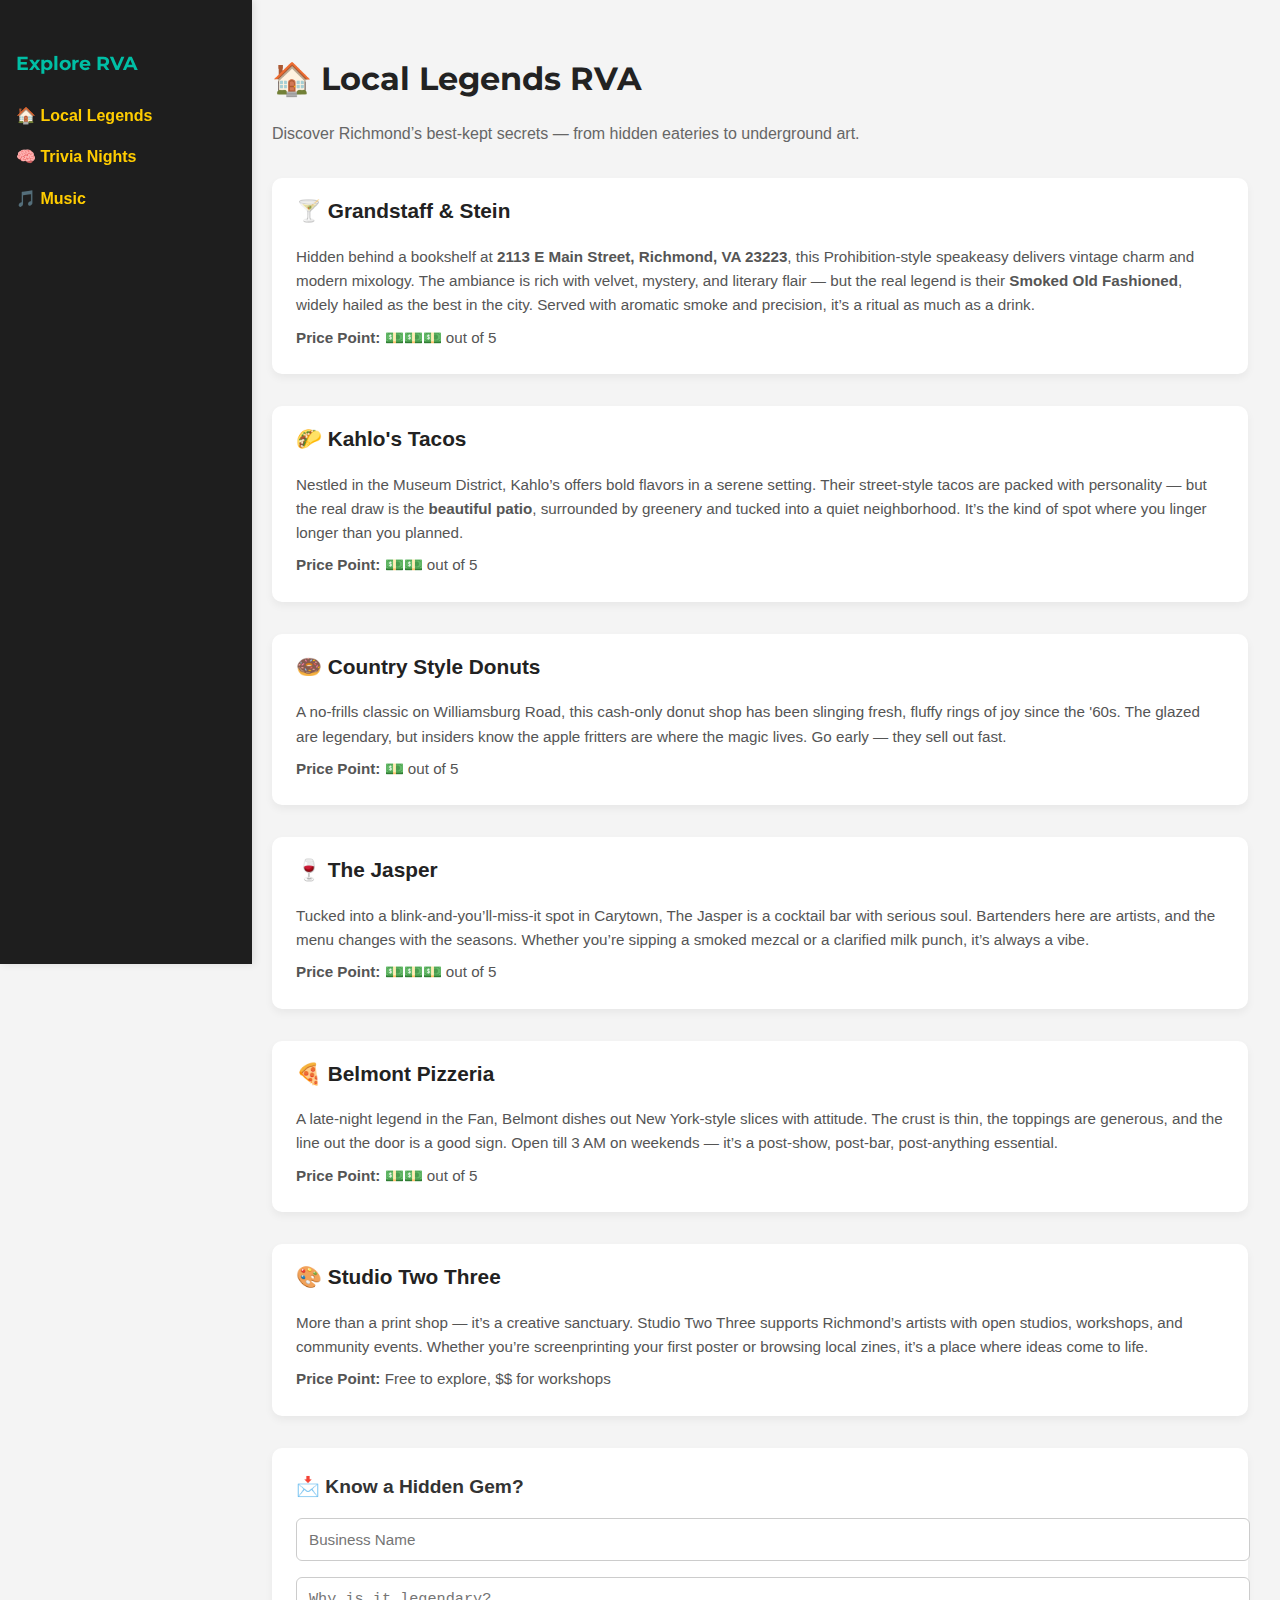
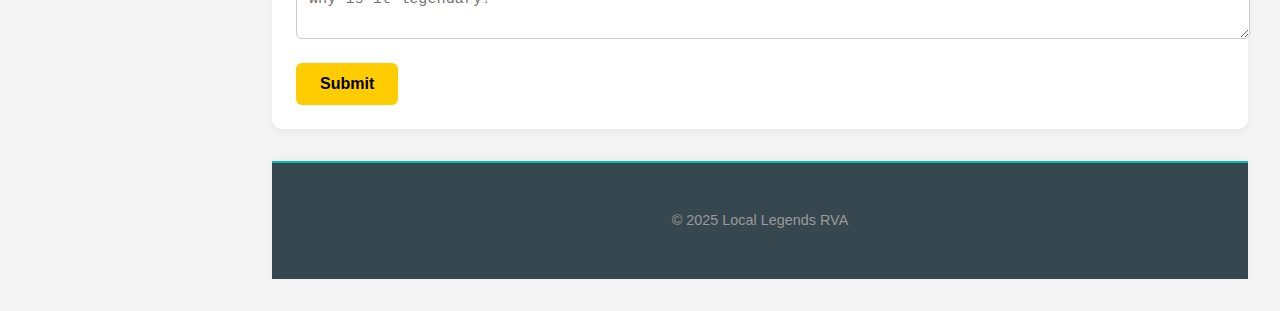
<file: index.html>
<!DOCTYPE html>
<html lang="en">
<head>
  <meta charset="UTF-8">
  <title>Local Legends RVA</title>
  <link rel="stylesheet" href="style.css">
  <style>
    body {
      margin: 0;
      font-family: 'Segoe UI', sans-serif;
      background: #f4f4f4;
      color: #333;
    }

    .sidebar {
      position: fixed;
      top: 0;
      left: 0;
      width: 220px;
      height: 100%;
      background: #1e1e1e;
      color: white;
      padding: 2rem 1rem;
    }

    .sidebar h2 {
      font-size: 1.2rem;
      margin-bottom: 1.5rem;
    }

    .sidebar a {
      display: block;
      color: #ffcc00;
      text-decoration: none;
      margin-bottom: 1rem;
      font-weight: bold;
    }

    .content {
      margin-left: 240px;
      padding: 2rem;
    }

    header h1 {
      font-size: 2rem;
      margin-bottom: 0.5rem;
    }

    header p {
      font-size: 1rem;
      color: #666;
      margin-bottom: 2rem;
    }

    .legend-card {
      background: white;
      border-radius: 10px;
      padding: 1rem 1.5rem;
      margin-bottom: 2rem;
      box-shadow: 0 4px 8px rgba(0,0,0,0.05);
      transition: transform 0.2s ease;
    }

    .legend-card:hover {
      transform: scale(1.02);
    }

    .legend-card h2 {
      margin-top: 0;
      font-size: 1.3rem;
      color: #222;
    }

    .legend-card p {
      margin: 0.5rem 0;
      font-size: 0.95rem;
      color: #555;
    }

    .submit-form {
      background: #fff;
      padding: 1.5rem;
      border-radius: 10px;
      box-shadow: 0 4px 8px rgba(0,0,0,0.05);
    }

    .submit-form h2 {
      margin-top: 0;
      font-size: 1.2rem;
    }

    .submit-form input,
    .submit-form textarea {
      width: 100%;
      padding: 0.75rem;
      margin-bottom: 1rem;
      border: 1px solid #ccc;
      border-radius: 6px;
      font-size: 0.95rem;
    }

    .submit-form button {
      background: #ffcc00;
      border: none;
      padding: 0.75rem 1.5rem;
      font-size: 1rem;
      border-radius: 6px;
      cursor: pointer;
      font-weight: bold;
    }

    footer {
      text-align: center;
      padding: 2rem;
      font-size: 0.9rem;
      color: #999;
    }
  </style>
</head>
<body>
  <div class="sidebar">
    <h2>Explore RVA</h2>
    <a href="index.html">🏠 Local Legends</a>
    <a href="trivia.html">🧠 Trivia Nights</a>
    <a href="music.html">🎵 Music</a>
  </div>

  <div class="content">
    <header>
      <h1>🏠 Local Legends RVA</h1>
      <p>Discover Richmond’s best-kept secrets — from hidden eateries to underground art.</p>
    </header>

    <main>
      <div class="legend-card">
        <h2>🍸 Grandstaff & Stein</h2>
        <p>
          Hidden behind a bookshelf at <strong>2113 E Main Street, Richmond, VA 23223</strong>, this Prohibition-style speakeasy delivers vintage charm and modern mixology. The ambiance is rich with velvet, mystery, and literary flair — but the real legend is their <strong>Smoked Old Fashioned</strong>, widely hailed as the best in the city. Served with aromatic smoke and precision, it’s a ritual as much as a drink.
        </p>
        <p><strong>Price Point:</strong> 💵💵💵 out of 5</p>
      </div>

      <div class="legend-card">
        <h2>🌮 Kahlo's Tacos</h2>
        <p>
          Nestled in the Museum District, Kahlo’s offers bold flavors in a serene setting. Their street-style tacos are packed with personality — but the real draw is the <strong>beautiful patio</strong>, surrounded by greenery and tucked into a quiet neighborhood. It’s the kind of spot where you linger longer than you planned.
        </p>
        <p><strong>Price Point:</strong> 💵💵 out of 5</p>
      </div>

      <div class="legend-card">
        <h2>🍩 Country Style Donuts</h2>
        <p>
          A no-frills classic on Williamsburg Road, this cash-only donut shop has been slinging fresh, fluffy rings of joy since the '60s. The glazed are legendary, but insiders know the apple fritters are where the magic lives. Go early — they sell out fast.
        </p>
        <p><strong>Price Point:</strong> 💵 out of 5</p>
      </div>

      <div class="legend-card">
        <h2>🍷 The Jasper</h2>
        <p>
          Tucked into a blink-and-you’ll-miss-it spot in Carytown, The Jasper is a cocktail bar with serious soul. Bartenders here are artists, and the menu changes with the seasons. Whether you’re sipping a smoked mezcal or a clarified milk punch, it’s always a vibe.
        </p>
        <p><strong>Price Point:</strong> 💵💵💵 out of 5</p>
      </div>

      <div class="legend-card">
        <h2>🍕 Belmont Pizzeria</h2>
        <p>
          A late-night legend in the Fan, Belmont dishes out New York-style slices with attitude. The crust is thin, the toppings are generous, and the line out the door is a good sign. Open till 3 AM on weekends — it’s a post-show, post-bar, post-anything essential.
        </p>
        <p><strong>Price Point:</strong> 💵💵 out of 5</p>
      </div>

      <div class="legend-card">
        <h2>🎨 Studio Two Three</h2>
        <p>
          More than a print shop — it’s a creative sanctuary. Studio Two Three supports Richmond’s artists with open studios, workshops, and community events. Whether you’re screenprinting your first poster or browsing local zines, it’s a place where ideas come to life.
        </p>
        <p><strong>Price Point:</strong> Free to explore, $$ for workshops</p>
      </div>

      <div class="submit-form">
        <h2>📩 Know a Hidden Gem?</h2>
        <form>
          <input type="text" placeholder="Business Name" required>
          <textarea placeholder="Why is it legendary?" required></textarea>
          <button type="submit">Submit</button>
        </form>
      </div>
    </main>

    <footer>
      <p>© 2025 Local Legends RVA</p>
    </footer>
  </div>
</body>
</html>
</file>
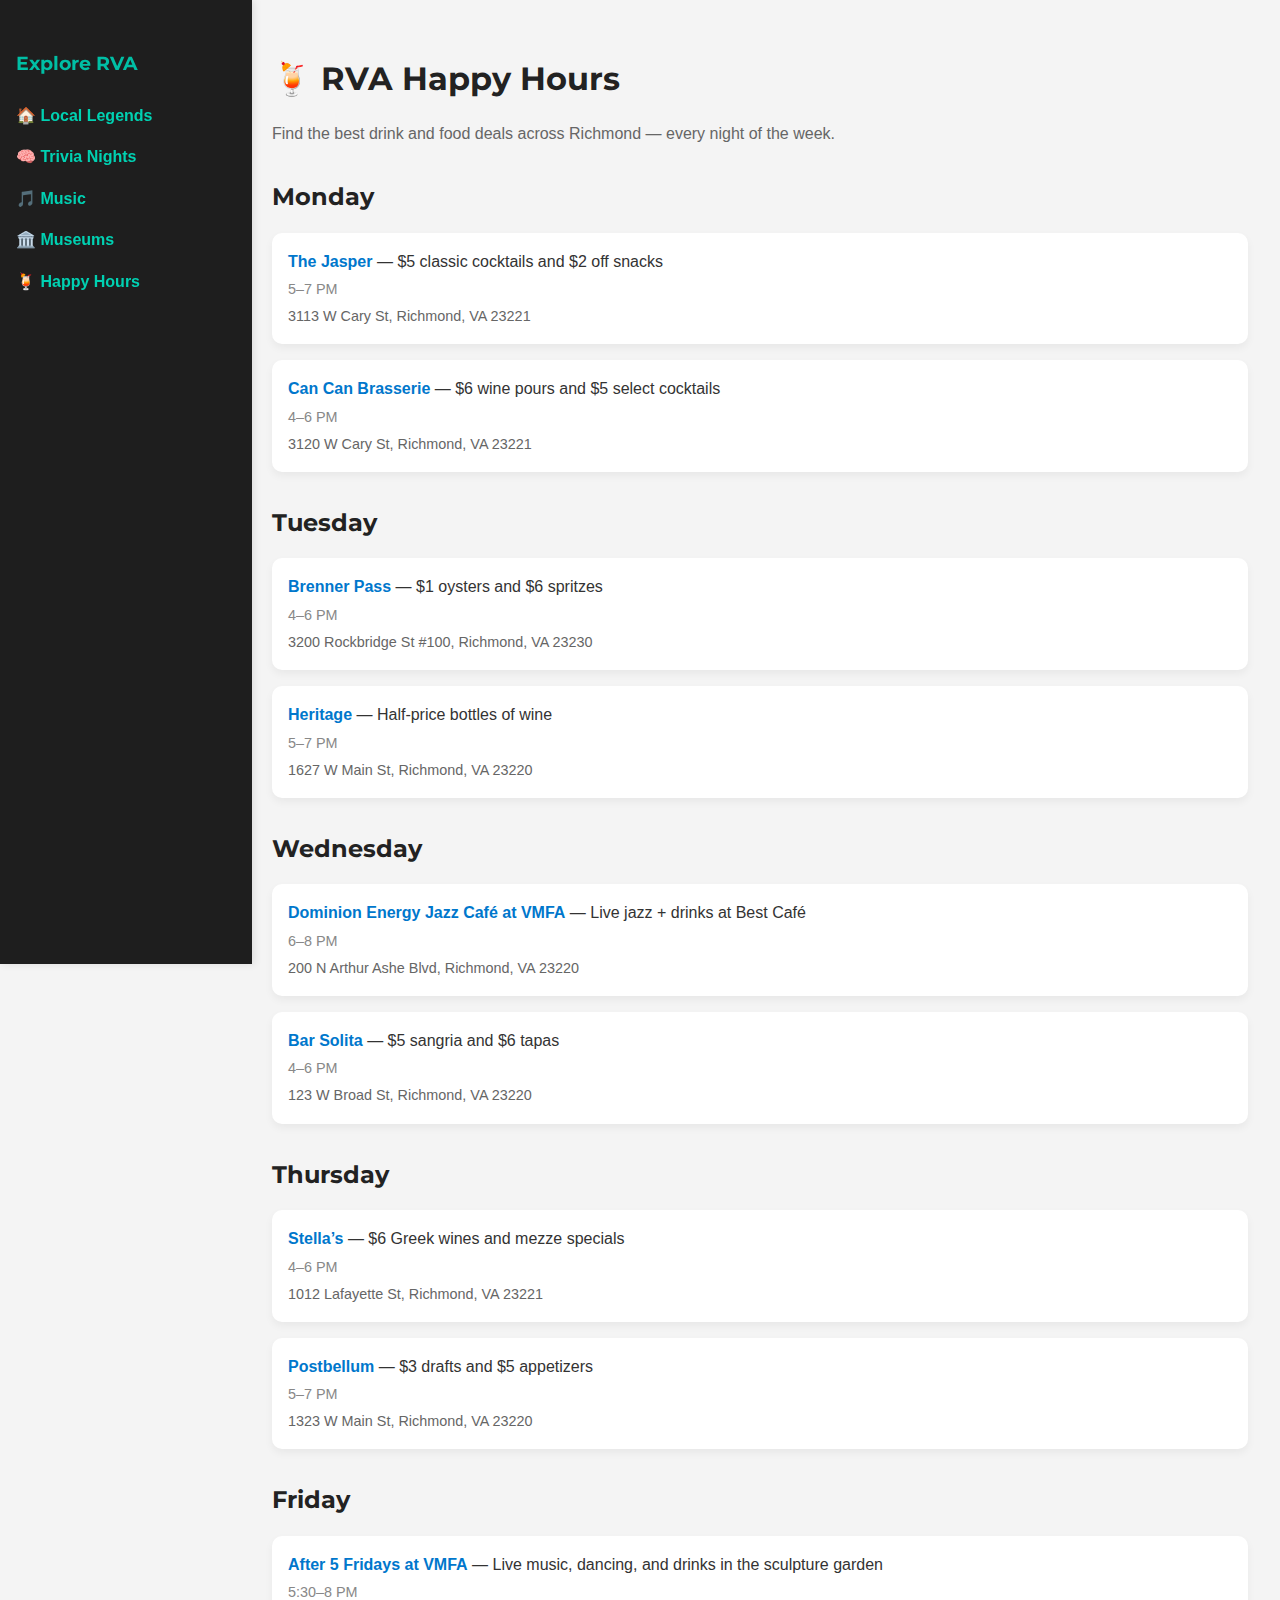
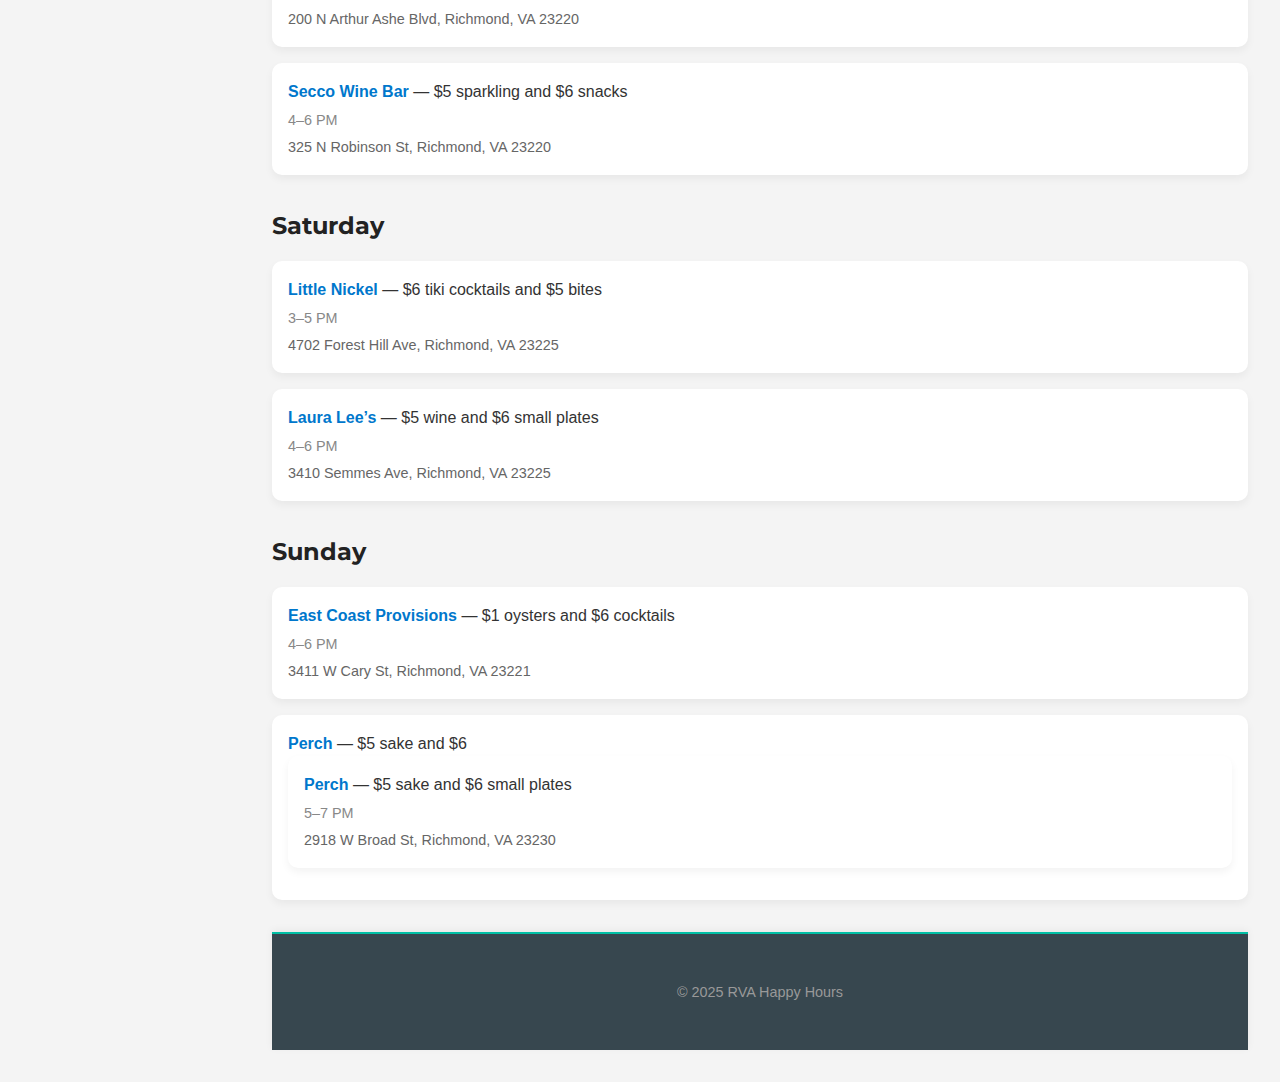
<file: happyhours.html>
<!DOCTYPE html>
<html lang="en">
<head>
  <meta charset="UTF-8">
  <title>RVA Happy Hours</title>
  <link rel="stylesheet" href="style.css">
  <style>
    body {
      margin: 0;
      font-family: 'Segoe UI', sans-serif;
      background: #f4f4f4;
      color: #333;
    }

    .sidebar {
      position: fixed;
      top: 0;
      left: 0;
      width: 220px;
      height: 100%;
      background: #1e1e1e;
      color: white;
      padding: 2rem 1rem;
    }

    .sidebar h2 {
      font-size: 1.2rem;
      margin-bottom: 1.5rem;
    }

    .sidebar a {
      display: block;
      color: #00d1b2;
      text-decoration: none;
      margin-bottom: 1rem;
      font-weight: bold;
    }

    .content {
      margin-left: 240px;
      padding: 2rem;
    }

    header h1 {
      font-size: 2rem;
      margin-bottom: 0.5rem;
    }

    header p {
      font-size: 1rem;
      color: #666;
      margin-bottom: 2rem;
    }

    .day-section {
      margin-bottom: 2rem;
    }

    .day-section h2 {
      font-size: 1.5rem;
      color: #222;
      margin-bottom: 1rem;
    }

    .deal {
      background: white;
      border-radius: 10px;
      padding: 1rem;
      margin-bottom: 1rem;
      box-shadow: 0 4px 8px rgba(0,0,0,0.05);
    }

    .deal a {
      color: #0077cc;
      font-weight: bold;
      text-decoration: none;
    }

    .deal a:hover {
      text-decoration: underline;
    }

    .deal-time {
      font-size: 0.9rem;
      color: #888;
    }

    .deal-address {
      font-size: 0.9rem;
      color: #666;
      margin-top: 0.25rem;
    }

    footer {
      text-align: center;
      padding: 2rem;
      font-size: 0.9rem;
      color: #999;
    }
  </style>
</head>
<body>
  <div class="sidebar">
    <h2>Explore RVA</h2>
    <a href="index.html">🏠 Local Legends</a>
    <a href="trivia.html">🧠 Trivia Nights</a>
    <a href="music.html">🎵 Music</a>
    <a href="museums.html">🏛️ Museums</a>
    <a href="happyhours.html">🍹 Happy Hours</a>
  </div>

  <div class="content">
    <header>
      <h1>🍹 RVA Happy Hours</h1>
      <p>Find the best drink and food deals across Richmond — every night of the week.</p>
    </header>

    <main>
      <div class="day-section">
        <h2>Monday</h2>
        <div class="deal">
          <a href="https://thejasper.com" target="_blank">The Jasper</a> — $5 classic cocktails and $2 off snacks  
          <div class="deal-time">5–7 PM</div>
          <div class="deal-address">3113 W Cary St, Richmond, VA 23221</div>
        </div>
        <div class="deal">
          <a href="https://www.cancanbrasserie.com" target="_blank">Can Can Brasserie</a> — $6 wine pours and $5 select cocktails  
          <div class="deal-time">4–6 PM</div>
          <div class="deal-address">3120 W Cary St, Richmond, VA 23221</div>
        </div>
      </div>

      <div class="day-section">
        <h2>Tuesday</h2>
        <div class="deal">
          <a href="https://www.brennerpassrva.com" target="_blank">Brenner Pass</a> — $1 oysters and $6 spritzes  
          <div class="deal-time">4–6 PM</div>
          <div class="deal-address">3200 Rockbridge St #100, Richmond, VA 23230</div>
        </div>
        <div class="deal">
          <a href="https://www.heritagerva.com" target="_blank">Heritage</a> — Half-price bottles of wine  
          <div class="deal-time">5–7 PM</div>
          <div class="deal-address">1627 W Main St, Richmond, VA 23220</div>
        </div>
      </div>

      <div class="day-section">
        <h2>Wednesday</h2>
        <div class="deal">
          <a href="https://vmfa.museum" target="_blank">Dominion Energy Jazz Café at VMFA</a> — Live jazz + drinks at Best Café  
          <div class="deal-time">6–8 PM</div>
          <div class="deal-address">200 N Arthur Ashe Blvd, Richmond, VA 23220</div>
        </div>
        <div class="deal">
          <a href="https://www.barsolita.com" target="_blank">Bar Solita</a> — $5 sangria and $6 tapas  
          <div class="deal-time">4–6 PM</div>
          <div class="deal-address">123 W Broad St, Richmond, VA 23220</div>
        </div>
      </div>

      <div class="day-section">
        <h2>Thursday</h2>
        <div class="deal">
          <a href="https://stellasrichmond.com" target="_blank">Stella’s</a> — $6 Greek wines and mezze specials  
          <div class="deal-time">4–6 PM</div>
          <div class="deal-address">1012 Lafayette St, Richmond, VA 23221</div>
        </div>
        <div class="deal">
          <a href="https://www.postbellumrichmond.com" target="_blank">Postbellum</a> — $3 drafts and $5 appetizers  
          <div class="deal-time">5–7 PM</div>
          <div class="deal-address">1323 W Main St, Richmond, VA 23220</div>
        </div>
      </div>

      <div class="day-section">
        <h2>Friday</h2>
        <div class="deal">
          <a href="https://vmfa.museum" target="_blank">After 5 Fridays at VMFA</a> — Live music, dancing, and drinks in the sculpture garden  
          <div class="deal-time">5:30–8 PM</div>
          <div class="deal-address">200 N Arthur Ashe Blvd, Richmond, VA 23220</div>
        </div>
        <div class="deal">
          <a href="https://www.seccowinebar.com" target="_blank">Secco Wine Bar</a> — $5 sparkling and $6 snacks  
          <div class="deal-time">4–6 PM</div>
          <div class="deal-address">325 N Robinson St, Richmond, VA 23220</div>
        </div>
      </div>

      <div class="day-section">
        <h2>Saturday</h2>
        <div class="deal">
          <a href="https://www.littlenickelrva.com" target="_blank">Little Nickel</a> — $6 tiki cocktails and $5 bites  
          <div class="deal-time">3–5 PM</div>
          <div class="deal-address">4702 Forest Hill Ave, Richmond, VA 23225</div>
        </div>
        <div class="deal">
          <a href="https://www.lauraleesrva.com" target="_blank">Laura Lee’s</a> — $5 wine and $6 small plates  
          <div class="deal-time">4–6 PM</div>
          <div class="deal-address">3410 Semmes Ave, Richmond, VA 23225</div>
        </div>
      </div>

      <div class="day-section">
        <h2>Sunday</h2>
        <div class="deal">
          <a href="https://eastcoastprovisions.com" target="_blank">East Coast Provisions</a> — $1 oysters and $6 cocktails  
          <div class="deal-time">4–6 PM</div>
          <div class="deal-address">3411 W Cary St, Richmond, VA 23221</div>
        </div>
        <div class="deal">
          <a href="https://www.perchrva.com" target="_blank">Perch</a> — $5 sake and $6
                  <div class="deal">
          <a href="https://www.perchrva.com" target="_blank">Perch</a> — $5 sake and $6 small plates  
          <div class="deal-time">5–7 PM</div>
          <div class="deal-address">2918 W Broad St, Richmond, VA 23230</div>
        </div>
      </div>
    </main>

    <footer>
      <p>© 2025 RVA Happy Hours</p>
    </footer>
  </div>
</body>
</html>
</file>
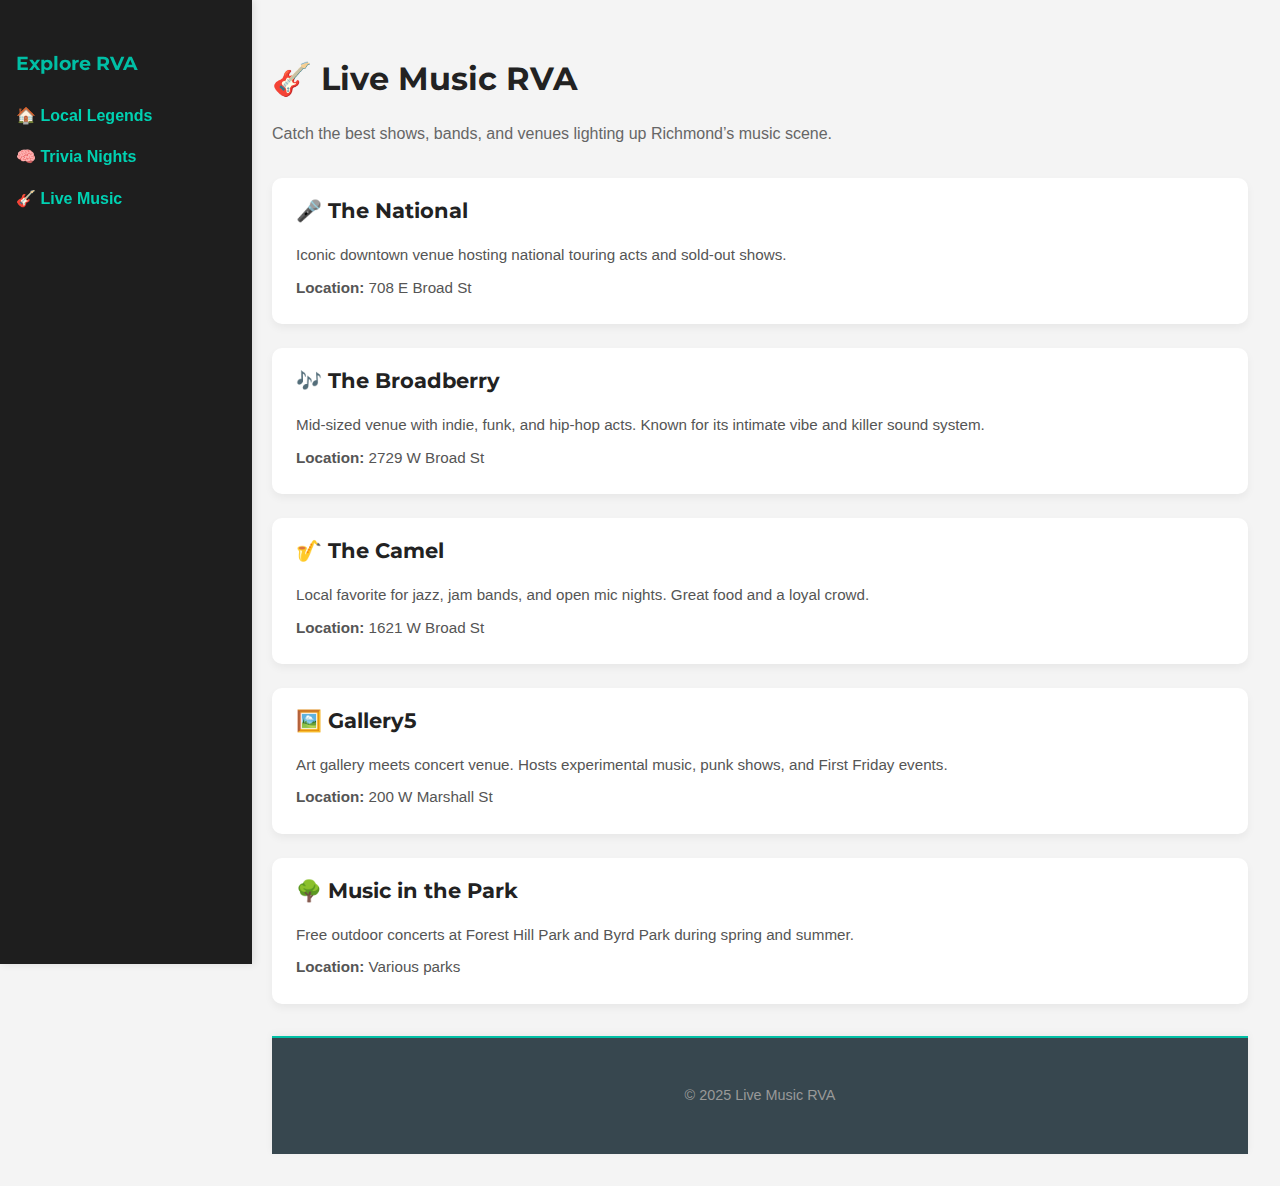
<file: livemusic.html>
<!DOCTYPE html>
<html lang="en">
<head>
  <meta charset="UTF-8">
  <title>Live Music RVA</title>
  <link rel="stylesheet" href="style.css">
  <style>
    body {
      margin: 0;
      font-family: Arial, sans-serif;
      background: #f4f4f4;
      color: #333;
    }

    .sidebar {
      position: fixed;
      top: 0;
      left: 0;
      width: 220px;
      height: 100%;
      background: #1e1e1e;
      color: white;
      padding: 2rem 1rem;
    }

    .sidebar h2 {
      font-size: 1.2rem;
      margin-bottom: 1.5rem;
    }

    .sidebar a {
      display: block;
      color: #00d1b2;
      text-decoration: none;
      margin-bottom: 1rem;
      font-weight: bold;
    }

    .content {
      margin-left: 240px;
      padding: 2rem;
    }

    header h1 {
      font-size: 2rem;
      margin-bottom: 0.5rem;
    }

    header p {
      font-size: 1rem;
      color: #666;
      margin-bottom: 2rem;
    }

    .venue-card {
      background: white;
      border-radius: 10px;
      padding: 1rem 1.5rem;
      margin-bottom: 1.5rem;
      box-shadow: 0 4px 8px rgba(0,0,0,0.05);
      transition: transform 0.2s ease;
    }

    .venue-card:hover {
      transform: scale(1.02);
    }

    .venue-card h3 {
      margin-top: 0;
      font-size: 1.3rem;
      color: #222;
    }

    .venue-card p {
      margin: 0.5rem 0;
      font-size: 0.95rem;
      color: #555;
    }

    footer {
      text-align: center;
      padding: 2rem;
      font-size: 0.9rem;
      color: #999;
    }
  </style>
</head>
<body>
  <div class="sidebar">
    <h2>Explore RVA</h2>
    <a href="index.html">🏠 Local Legends</a>
    <a href="trivia.html">🧠 Trivia Nights</a>
    <a href="livemusic.html">🎸 Live Music</a>
  </div>

  <div class="content">
    <header>
      <h1>🎸 Live Music RVA</h1>
      <p>Catch the best shows, bands, and venues lighting up Richmond’s music scene.</p>
    </header>

    <main>
      <div class="venue-card">
        <h3>🎤 The National</h3>
        <p>Iconic downtown venue hosting national touring acts and sold-out shows.</p>
        <p><strong>Location:</strong> 708 E Broad St</p>
      </div>

      <div class="venue-card">
        <h3>🎶 The Broadberry</h3>
        <p>Mid-sized venue with indie, funk, and hip-hop acts. Known for its intimate vibe and killer sound system.</p>
        <p><strong>Location:</strong> 2729 W Broad St</p>
      </div>

      <div class="venue-card">
        <h3>🎷 The Camel</h3>
        <p>Local favorite for jazz, jam bands, and open mic nights. Great food and a loyal crowd.</p>
        <p><strong>Location:</strong> 1621 W Broad St</p>
      </div>

      <div class="venue-card">
        <h3>🖼️ Gallery5</h3>
        <p>Art gallery meets concert venue. Hosts experimental music, punk shows, and First Friday events.</p>
        <p><strong>Location:</strong> 200 W Marshall St</p>
      </div>

      <div class="venue-card">
        <h3>🌳 Music in the Park</h3>
        <p>Free outdoor concerts at Forest Hill Park and Byrd Park during spring and summer.</p>
        <p><strong>Location:</strong> Various parks</p>
      </div>
    </main>

    <footer>
      <p>© 2025 Live Music RVA</p>
    </footer>
  </div>
</body>
</html>
</file>
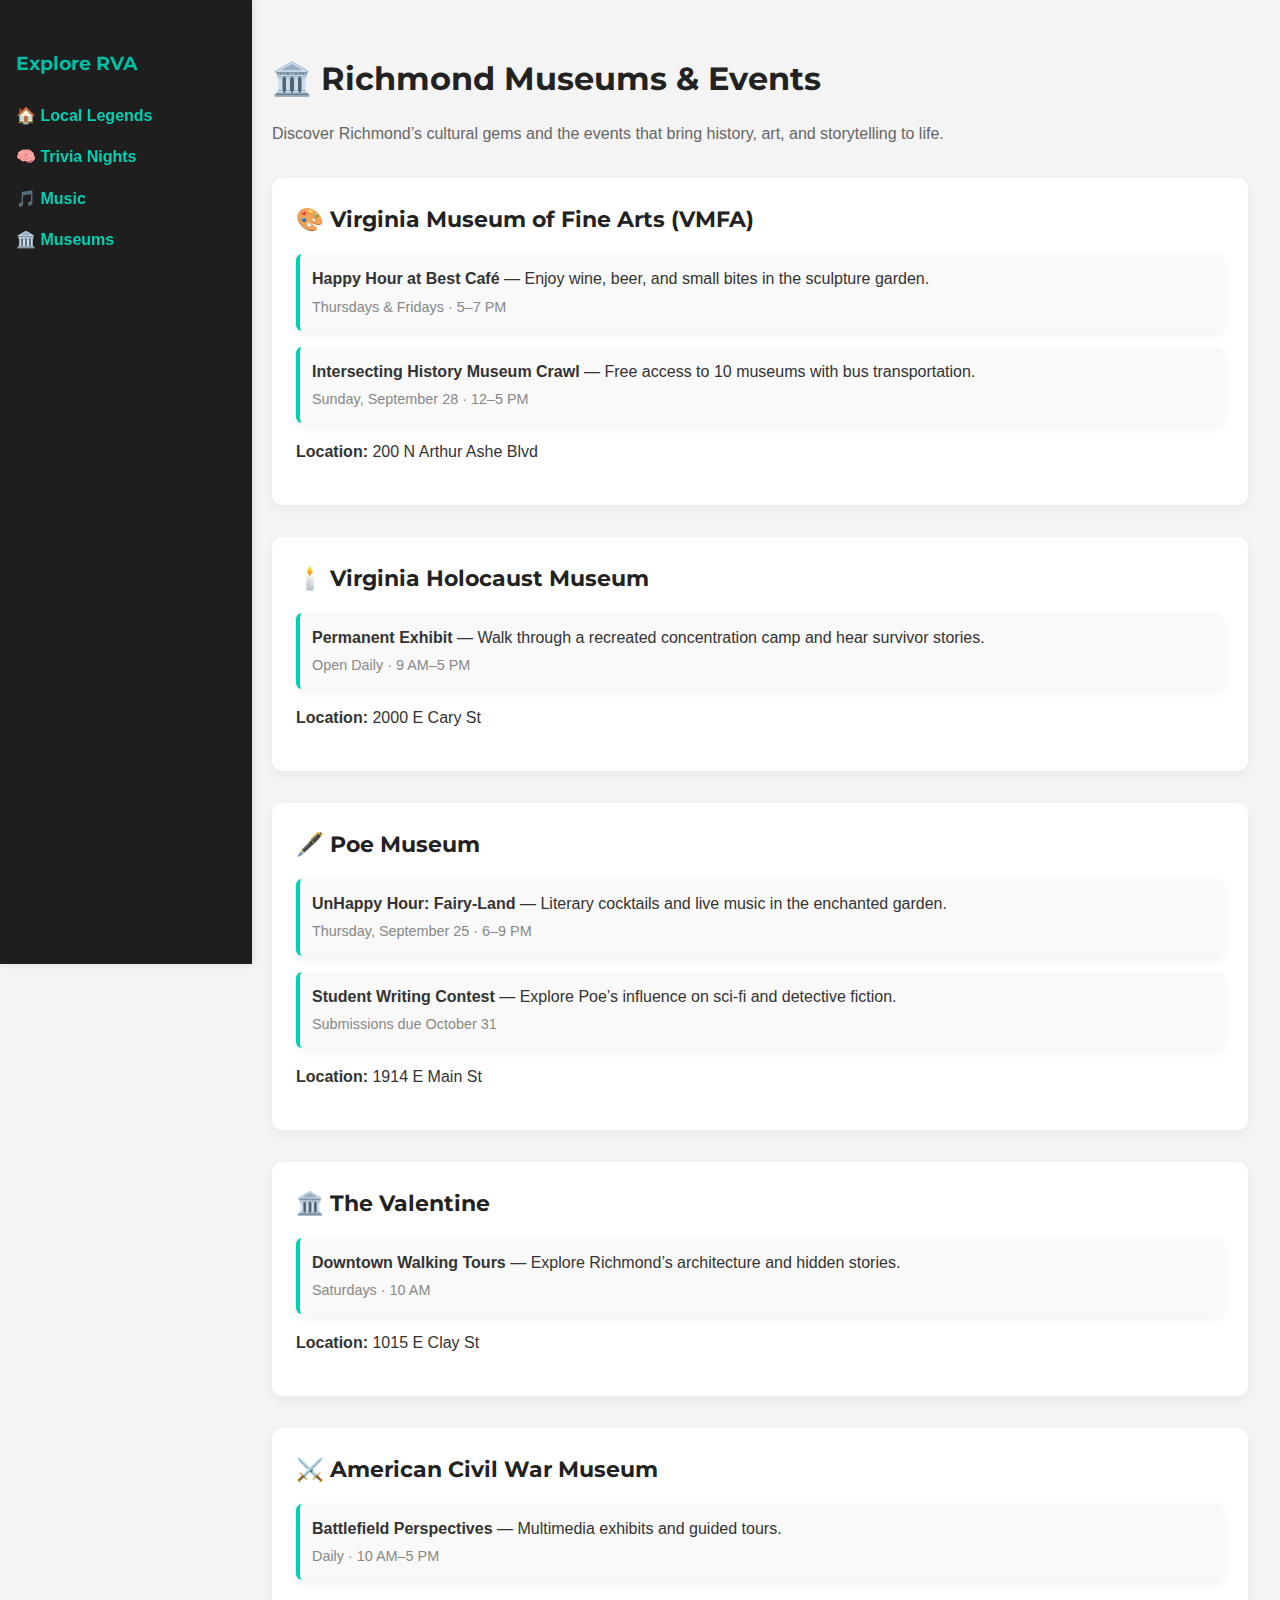
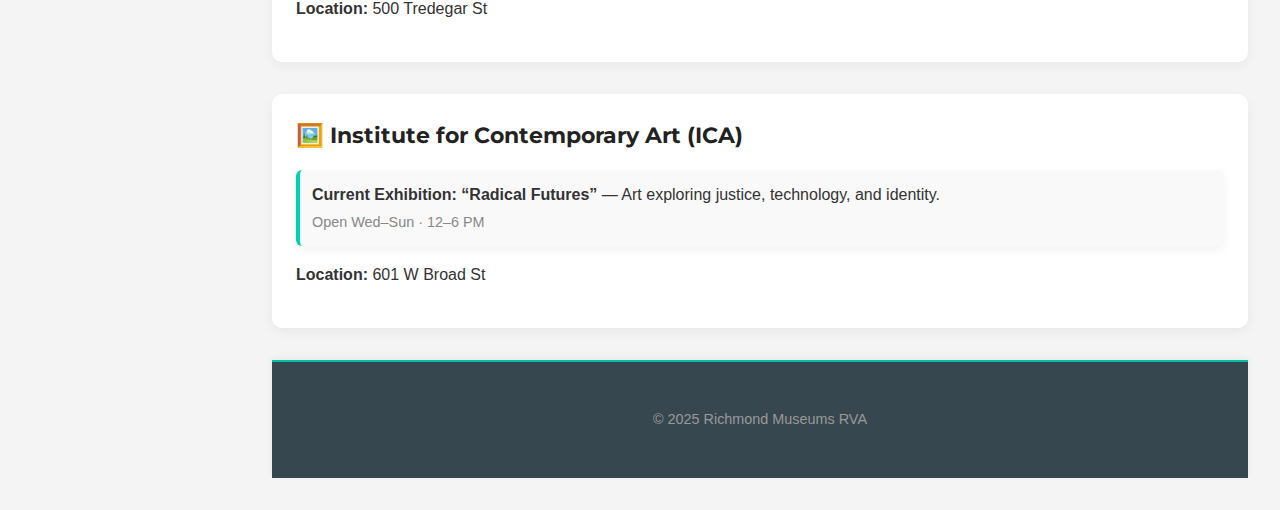
<file: museums.html>
<!DOCTYPE html>
<html lang="en">
<head>
  <meta charset="UTF-8">
  <title>Richmond Museums</title>
  <link rel="stylesheet" href="style.css">
  <style>
    body {
      margin: 0;
      font-family: 'Segoe UI', sans-serif;
      background: #f4f4f4;
      color: #333;
    }

    .sidebar {
      position: fixed;
      top: 0;
      left: 0;
      width: 220px;
      height: 100%;
      background: #1e1e1e;
      color: white;
      padding: 2rem 1rem;
    }

    .sidebar h2 {
      font-size: 1.2rem;
      margin-bottom: 1.5rem;
    }

    .sidebar a {
      display: block;
      color: #00d1b2;
      text-decoration: none;
      margin-bottom: 1rem;
      font-weight: bold;
    }

    .content {
      margin-left: 240px;
      padding: 2rem;
    }

    header h1 {
      font-size: 2rem;
      margin-bottom: 0.5rem;
    }

    header p {
      font-size: 1rem;
      color: #666;
      margin-bottom: 2rem;
    }

    .museum-card {
      background: white;
      border-radius: 10px;
      padding: 1.5rem;
      margin-bottom: 2rem;
      box-shadow: 0 4px 12px rgba(0,0,0,0.05);
      transition: transform 0.2s ease;
    }

    .museum-card:hover {
      transform: scale(1.02);
    }

    .museum-card h3 {
      margin-top: 0;
      font-size: 1.4rem;
      color: #222;
    }

    .event {
      margin-bottom: 1rem;
      padding: 0.75rem;
      background: #f9f9f9;
      border-left: 4px solid #00d1b2;
      border-radius: 6px;
    }

    .event-date {
      font-size: 0.9rem;
      color: #888;
      margin-top: 0.25rem;
    }

    footer {
      text-align: center;
      padding: 2rem;
      font-size: 0.9rem;
      color: #999;
    }
  </style>
</head>
<body>
  <div class="sidebar">
    <h2>Explore RVA</h2>
    <a href="index.html">🏠 Local Legends</a>
    <a href="trivia.html">🧠 Trivia Nights</a>
    <a href="music.html">🎵 Music</a>
    <a href="museums.html">🏛️ Museums</a>
  </div>

  <div class="content">
    <header>
      <h1>🏛️ Richmond Museums & Events</h1>
      <p>Discover Richmond’s cultural gems and the events that bring history, art, and storytelling to life.</p>
    </header>

    <main>
      <div class="museum-card">
        <h3>🎨 Virginia Museum of Fine Arts (VMFA)</h3>
        <div class="event">
          <strong>Happy Hour at Best Café</strong> — Enjoy wine, beer, and small bites in the sculpture garden.
          <div class="event-date">Thursdays & Fridays · 5–7 PM</div>
        </div>
        <div class="event">
          <strong>Intersecting History Museum Crawl</strong> — Free access to 10 museums with bus transportation.
          <div class="event-date">Sunday, September 28 · 12–5 PM</div>
        </div>
        <p><strong>Location:</strong> 200 N Arthur Ashe Blvd</p>
      </div>

      <div class="museum-card">
        <h3>🕯️ Virginia Holocaust Museum</h3>
        <div class="event">
          <strong>Permanent Exhibit</strong> — Walk through a recreated concentration camp and hear survivor stories.
          <div class="event-date">Open Daily · 9 AM–5 PM</div>
        </div>
        <p><strong>Location:</strong> 2000 E Cary St</p>
      </div>

      <div class="museum-card">
        <h3>🖋️ Poe Museum</h3>
        <div class="event">
          <strong>UnHappy Hour: Fairy-Land</strong> — Literary cocktails and live music in the enchanted garden.
          <div class="event-date">Thursday, September 25 · 6–9 PM</div>
        </div>
        <div class="event">
          <strong>Student Writing Contest</strong> — Explore Poe’s influence on sci-fi and detective fiction.
          <div class="event-date">Submissions due October 31</div>
        </div>
        <p><strong>Location:</strong> 1914 E Main St</p>
      </div>

      <div class="museum-card">
        <h3>🏛️ The Valentine</h3>
        <div class="event">
          <strong>Downtown Walking Tours</strong> — Explore Richmond’s architecture and hidden stories.
          <div class="event-date">Saturdays · 10 AM</div>
        </div>
        <p><strong>Location:</strong> 1015 E Clay St</p>
      </div>

      <div class="museum-card">
        <h3>⚔️ American Civil War Museum</h3>
        <div class="event">
          <strong>Battlefield Perspectives</strong> — Multimedia exhibits and guided tours.
          <div class="event-date">Daily · 10 AM–5 PM</div>
        </div>
        <p><strong>Location:</strong> 500 Tredegar St</p>
      </div>

      <div class="museum-card">
        <h3>🖼️ Institute for Contemporary Art (ICA)</h3>
        <div class="event">
          <strong>Current Exhibition: “Radical Futures”</strong> — Art exploring justice, technology, and identity.
          <div class="event-date">Open Wed–Sun · 12–6 PM</div>
        </div>
        <p><strong>Location:</strong> 601 W Broad St</p>
      </div>
    </main>

    <footer>
      <p>© 2025 Richmond Museums RVA</p>
    </footer>
  </div>
</body>
</html>
</file>
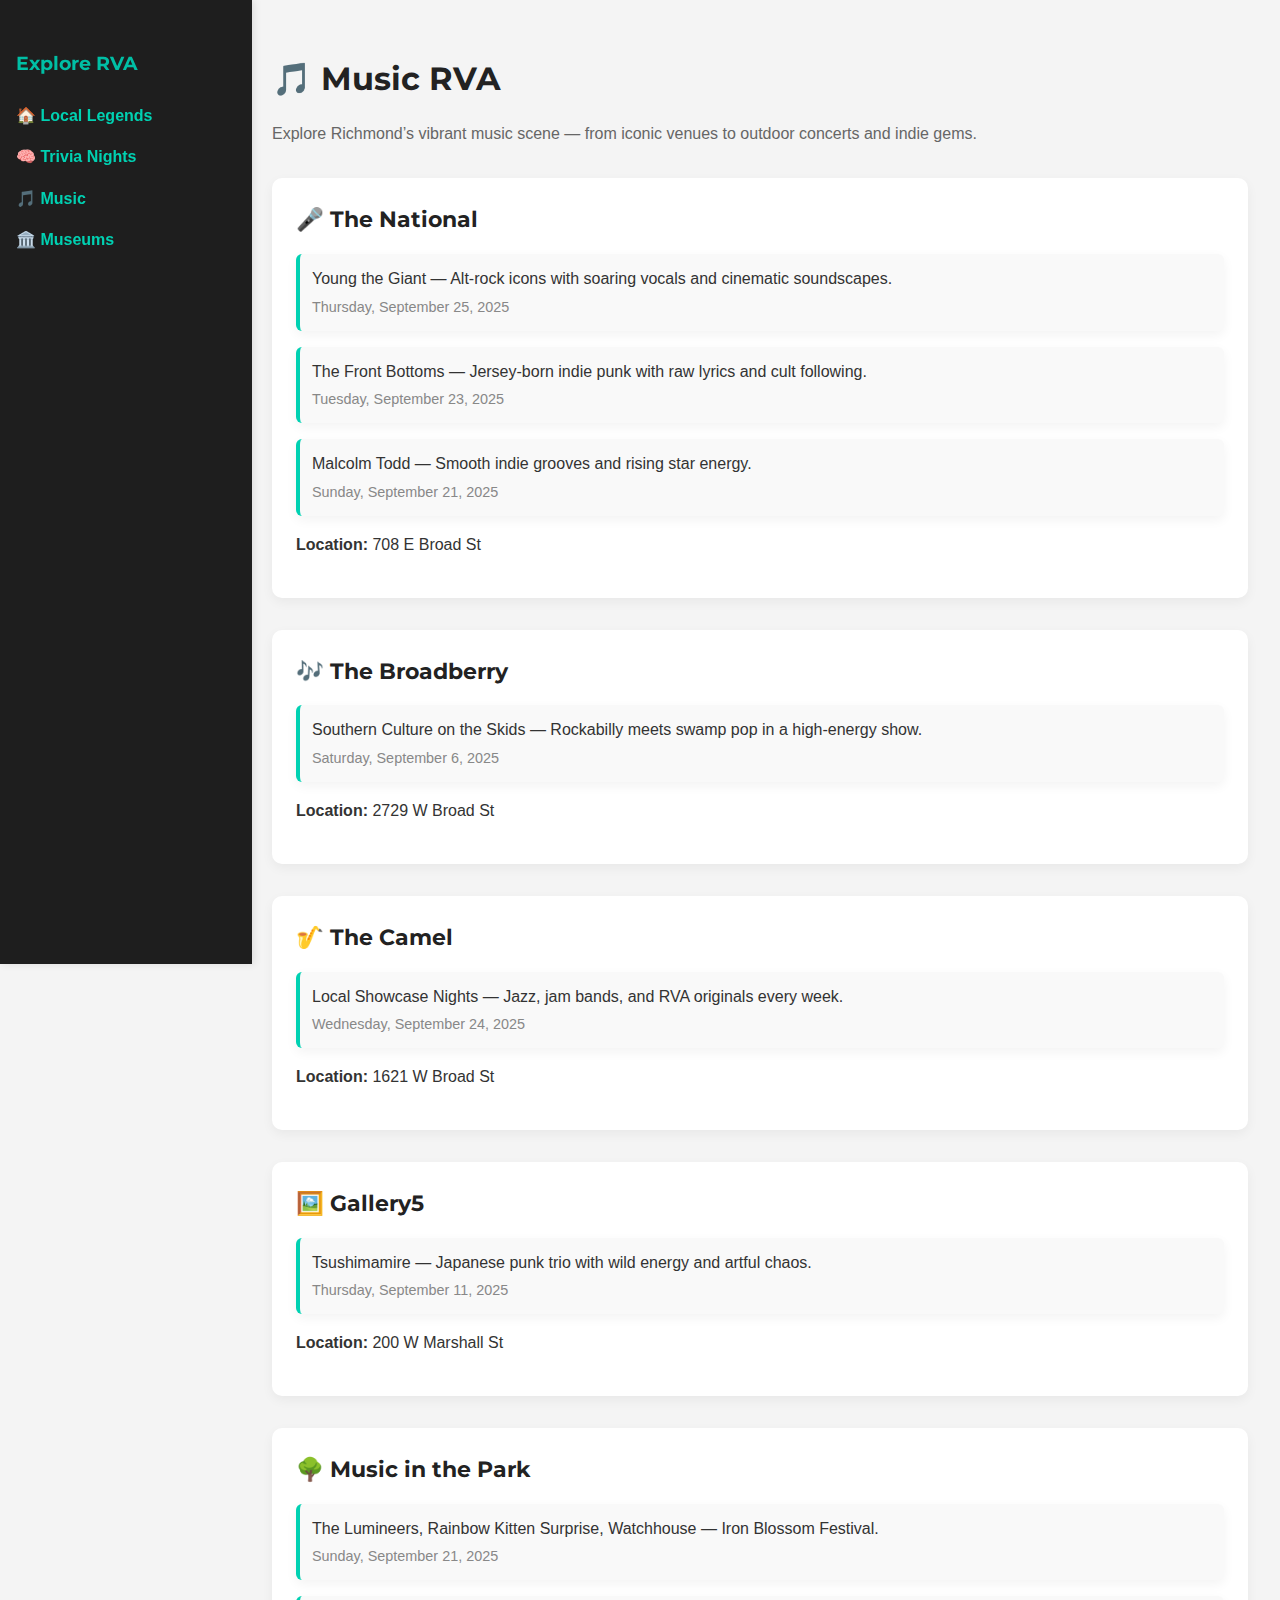
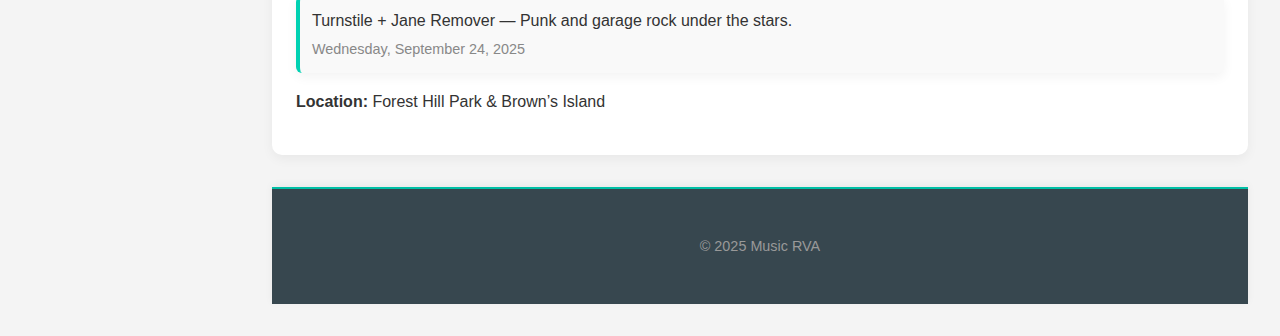
<file: music.html>
<!DOCTYPE html>
<html lang="en">
<head>
  <meta charset="UTF-8">
  <title>Music RVA</title>
  <link rel="stylesheet" href="style.css">
  <style>
    body {
      margin: 0;
      font-family: 'Segoe UI', sans-serif;
      background: #f4f4f4;
      color: #333;
    }

    .sidebar {
      position: fixed;
      top: 0;
      left: 0;
      width: 220px;
      height: 100%;
      background: #1e1e1e;
      color: white;
      padding: 2rem 1rem;
    }

    .sidebar h2 {
      font-size: 1.2rem;
      margin-bottom: 1.5rem;
    }

    .sidebar a {
      display: block;
      color: #00d1b2;
      text-decoration: none;
      margin-bottom: 1rem;
      font-weight: bold;
    }

    .content {
      margin-left: 240px;
      padding: 2rem;
    }

    header h1 {
      font-size: 2rem;
      margin-bottom: 0.5rem;
    }

    header p {
      font-size: 1rem;
      color: #666;
      margin-bottom: 2rem;
    }

    .venue-card {
      background: white;
      border-radius: 10px;
      padding: 1.5rem;
      margin-bottom: 2rem;
      box-shadow: 0 4px 12px rgba(0,0,0,0.05);
      transition: transform 0.2s ease;
    }

    .venue-card:hover {
      transform: scale(1.02);
    }

    .venue-card h3 {
      margin-top: 0;
      font-size: 1.4rem;
      color: #222;
    }

    .show {
      margin-bottom: 1rem;
      padding: 0.75rem;
      background: #f9f9f9;
      border-left: 4px solid #00d1b2;
      border-radius: 6px;
    }

    .show-date {
      font-size: 0.9rem;
      color: #888;
      margin-top: 0.25rem;
    }

    footer {
      text-align: center;
      padding: 2rem;
      font-size: 0.9rem;
      color: #999;
    }
  </style>
</head>
<body>
  <div class="sidebar">
    <h2>Explore RVA</h2>
    <a href="index.html">🏠 Local Legends</a>
    <a href="trivia.html">🧠 Trivia Nights</a>
    <a href="music.html">🎵 Music</a>
    <a href="museums.html">🏛️ Museums</a>
  </div>

  <div class="content">
    <header>
      <h1>🎵 Music RVA</h1>
      <p>Explore Richmond’s vibrant music scene — from iconic venues to outdoor concerts and indie gems.</p>
    </header>

    <main>
      <div class="venue-card">
        <h3>🎤 The National</h3>
        <div class="show">
          Young the Giant — Alt-rock icons with soaring vocals and cinematic soundscapes.
          <div class="show-date">Thursday, September 25, 2025</div>
        </div>
        <div class="show">
          The Front Bottoms — Jersey-born indie punk with raw lyrics and cult following.
          <div class="show-date">Tuesday, September 23, 2025</div>
        </div>
        <div class="show">
          Malcolm Todd — Smooth indie grooves and rising star energy.
          <div class="show-date">Sunday, September 21, 2025</div>
        </div>
        <p><strong>Location:</strong> 708 E Broad St</p>
      </div>

      <div class="venue-card">
        <h3>🎶 The Broadberry</h3>
        <div class="show">
          Southern Culture on the Skids — Rockabilly meets swamp pop in a high-energy show.
          <div class="show-date">Saturday, September 6, 2025</div>
        </div>
        <p><strong>Location:</strong> 2729 W Broad St</p>
      </div>

      <div class="venue-card">
        <h3>🎷 The Camel</h3>
        <div class="show">
          Local Showcase Nights — Jazz, jam bands, and RVA originals every week.
          <div class="show-date">Wednesday, September 24, 2025</div>
        </div>
        <p><strong>Location:</strong> 1621 W Broad St</p>
      </div>

      <div class="venue-card">
        <h3>🖼️ Gallery5</h3>
        <div class="show">
          Tsushimamire — Japanese punk trio with wild energy and artful chaos.
          <div class="show-date">Thursday, September 11, 2025</div>
        </div>
        <p><strong>Location:</strong> 200 W Marshall St</p>
      </div>

      <div class="venue-card">
        <h3>🌳 Music in the Park</h3>
        <div class="show">
          The Lumineers, Rainbow Kitten Surprise, Watchhouse — Iron Blossom Festival.
          <div class="show-date">Sunday, September 21, 2025</div>
        </div>
        <div class="show">
          Turnstile + Jane Remover — Punk and garage rock under the stars.
          <div class="show-date">Wednesday, September 24, 2025</div>
        </div>
        <p><strong>Location:</strong> Forest Hill Park & Brown’s Island</p>
      </div>
    </main>

    <footer>
      <p>© 2025 Music RVA</p>
    </footer>
  </div>
</body>
</html>
</file>
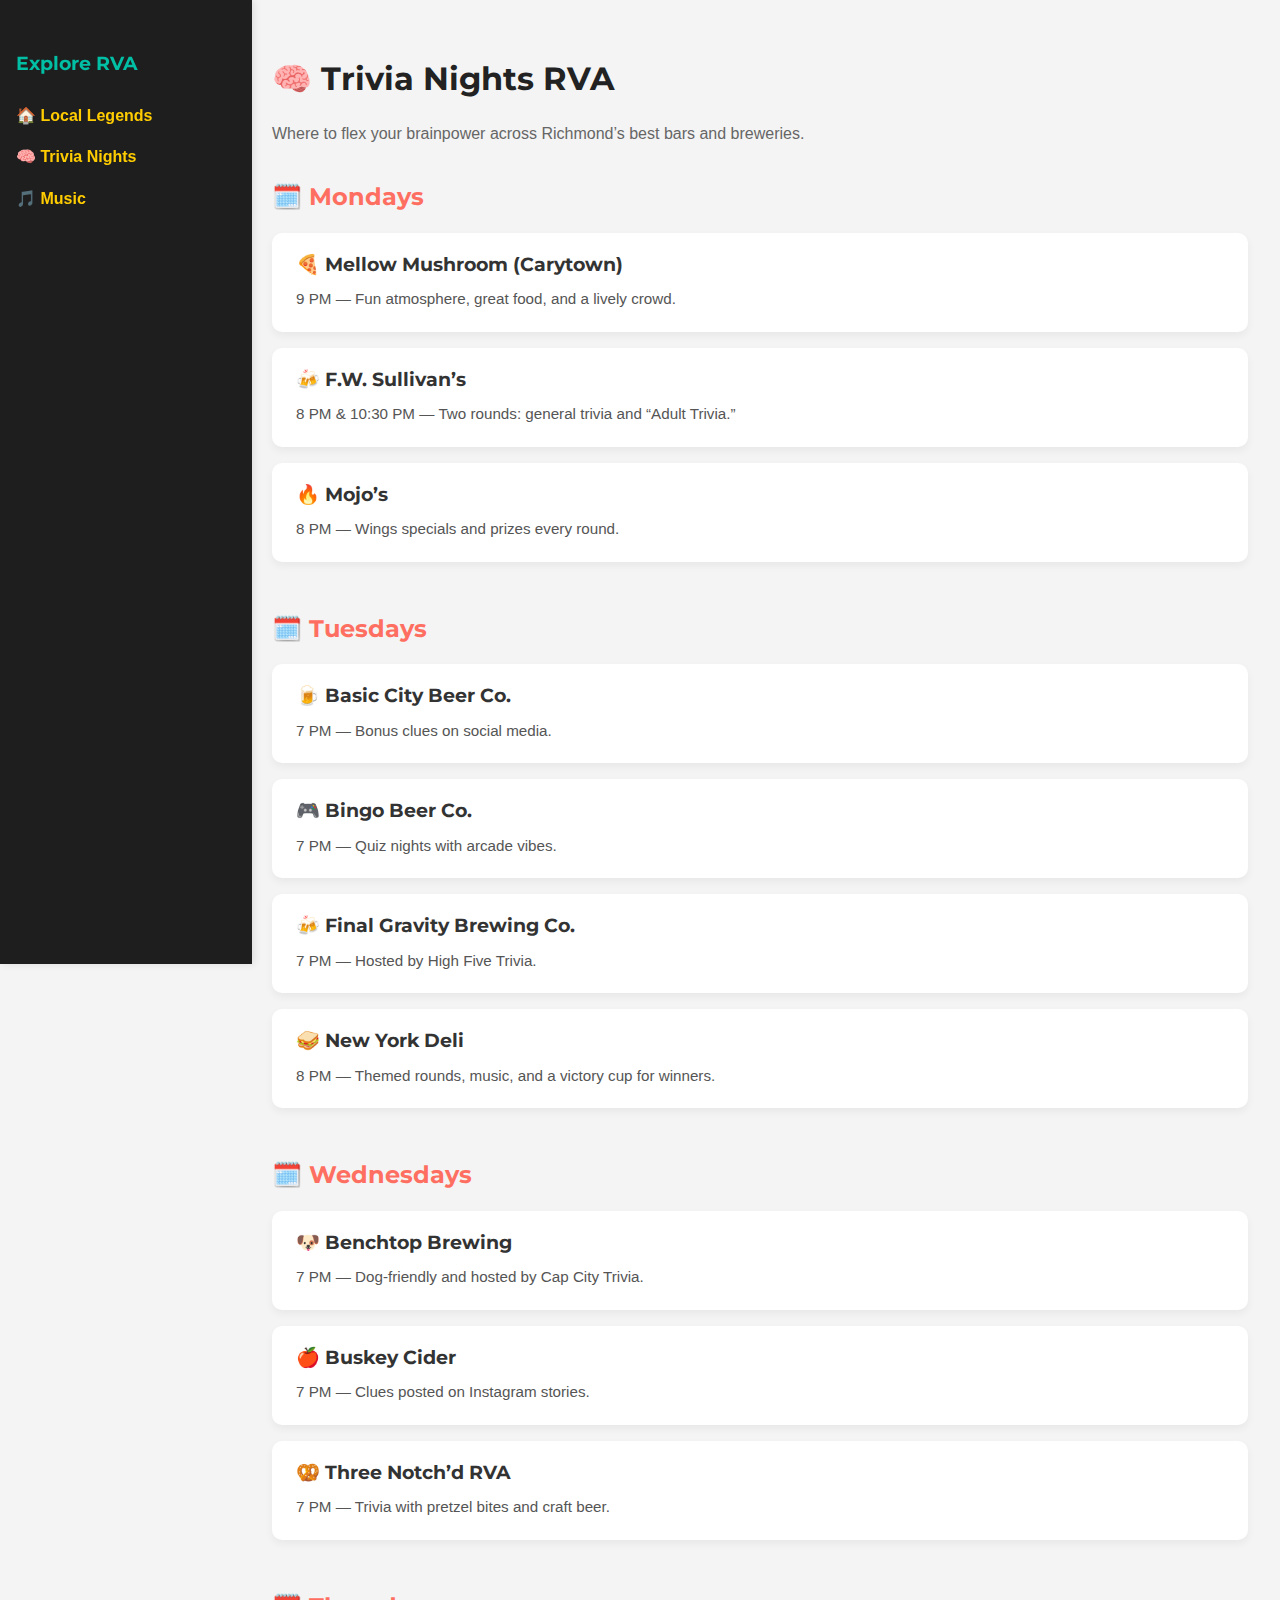
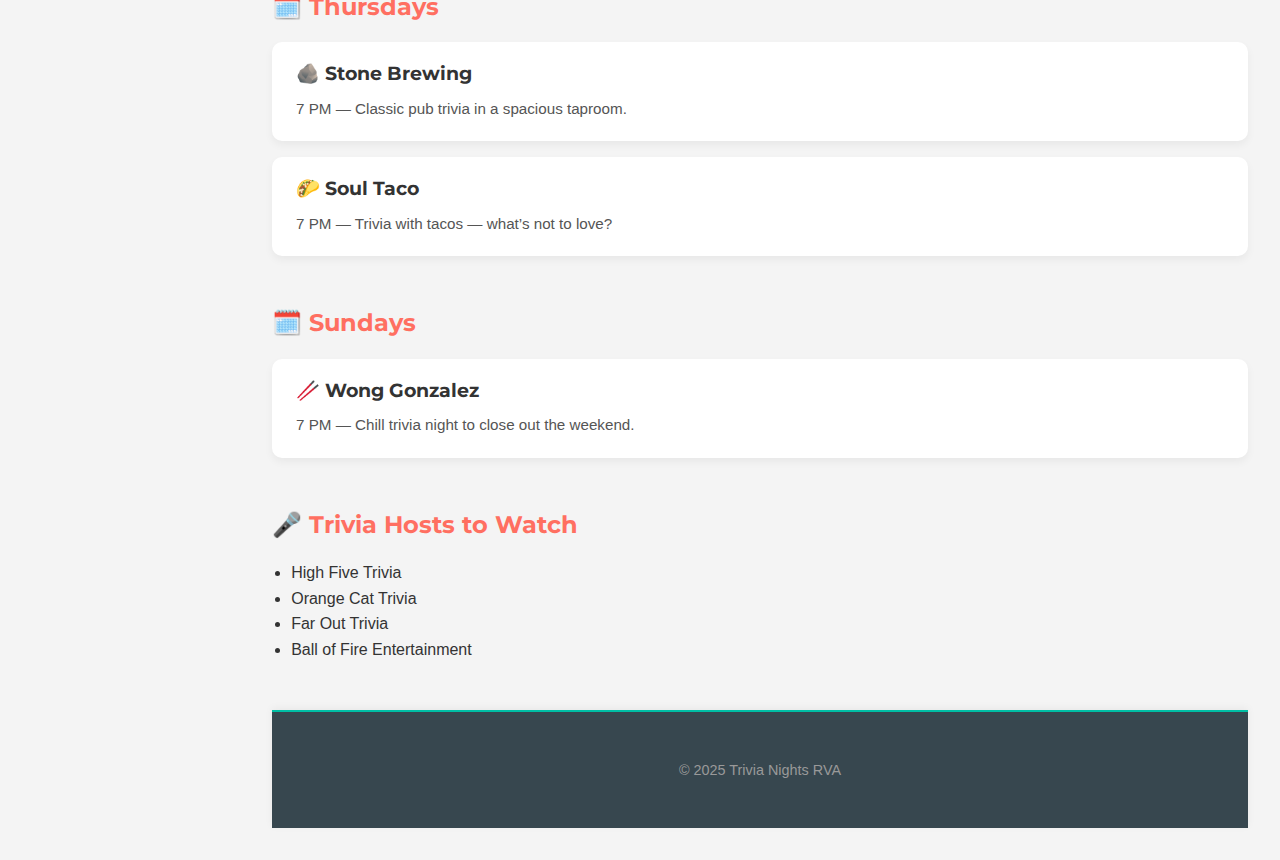
<file: trivia.html>
<!DOCTYPE html>
<html lang="en">
<head>
  <meta charset="UTF-8">
  <title>Trivia Nights RVA</title>
  <link rel="stylesheet" href="style.css">
  <style>
    body {
      margin: 0;
      font-family: 'Segoe UI', sans-serif;
      background: #f4f4f4;
      color: #333;
    }

    .sidebar {
      position: fixed;
      top: 0;
      left: 0;
      width: 220px;
      height: 100%;
      background: #1e1e1e;
      color: white;
      padding: 2rem 1rem;
    }

    .sidebar h2 {
      font-size: 1.2rem;
      margin-bottom: 1.5rem;
    }

    .sidebar a {
      display: block;
      color: #ffcc00;
      text-decoration: none;
      margin-bottom: 1rem;
      font-weight: bold;
    }

    .content {
      margin-left: 240px;
      padding: 2rem;
    }

    header h1 {
      font-size: 2rem;
      margin-bottom: 0.5rem;
    }

    header p {
      font-size: 1rem;
      color: #666;
      margin-bottom: 2rem;
    }

    .day-section {
      margin-bottom: 3rem;
    }

    .day-section h2 {
      font-size: 1.5rem;
      color: #ff6f61;
      margin-bottom: 1rem;
    }

    .venue-card {
      background: white;
      border-radius: 10px;
      padding: 1rem 1.5rem;
      margin-bottom: 1rem;
      box-shadow: 0 4px 8px rgba(0,0,0,0.05);
      transition: transform 0.2s ease;
    }

    .venue-card:hover {
      transform: scale(1.02);
    }

    .venue-card h3 {
      margin: 0 0 0.5rem;
      font-size: 1.2rem;
      color: #333;
    }

    .venue-card p {
      margin: 0.25rem 0;
      font-size: 0.95rem;
      color: #555;
    }

    ul {
      padding-left: 1.2rem;
    }

    footer {
      text-align: center;
      padding: 2rem;
      font-size: 0.9rem;
      color: #999;
    }
  </style>
</head>
<body>
  <div class="sidebar">
    <h2>Explore RVA</h2>
    <a href="index.html">🏠 Local Legends</a>
    <a href="trivia.html">🧠 Trivia Nights</a>
    <a href="music.html">🎵 Music</a>
  </div>

  <div class="content">
    <header>
      <h1>🧠 Trivia Nights RVA</h1>
      <p>Where to flex your brainpower across Richmond’s best bars and breweries.</p>
    </header>

    <main>
      <section class="day-section">
        <h2>🗓️ Mondays</h2>
        <div class="venue-card">
          <h3>🍕 Mellow Mushroom (Carytown)</h3>
          <p>9 PM — Fun atmosphere, great food, and a lively crowd.</p>
        </div>
        <div class="venue-card">
          <h3>🍻 F.W. Sullivan’s</h3>
          <p>8 PM & 10:30 PM — Two rounds: general trivia and “Adult Trivia.”</p>
        </div>
        <div class="venue-card">
          <h3>🔥 Mojo’s</h3>
          <p>8 PM — Wings specials and prizes every round.</p>
        </div>
      </section>

      <section class="day-section">
        <h2>🗓️ Tuesdays</h2>
        <div class="venue-card">
          <h3>🍺 Basic City Beer Co.</h3>
          <p>7 PM — Bonus clues on social media.</p>
        </div>
        <div class="venue-card">
          <h3>🎮 Bingo Beer Co.</h3>
          <p>7 PM — Quiz nights with arcade vibes.</p>
        </div>
        <div class="venue-card">
          <h3>🍻 Final Gravity Brewing Co.</h3>
          <p>7 PM — Hosted by High Five Trivia.</p>
        </div>
        <div class="venue-card">
          <h3>🥪 New York Deli</h3>
          <p>8 PM — Themed rounds, music, and a victory cup for winners.</p>
        </div>
      </section>

      <section class="day-section">
        <h2>🗓️ Wednesdays</h2>
        <div class="venue-card">
          <h3>🐶 Benchtop Brewing</h3>
          <p>7 PM — Dog-friendly and hosted by Cap City Trivia.</p>
        </div>
        <div class="venue-card">
          <h3>🍎 Buskey Cider</h3>
          <p>7 PM — Clues posted on Instagram stories.</p>
        </div>
        <div class="venue-card">
          <h3>🥨 Three Notch’d RVA</h3>
          <p>7 PM — Trivia with pretzel bites and craft beer.</p>
        </div>
      </section>

      <section class="day-section">
        <h2>🗓️ Thursdays</h2>
        <div class="venue-card">
          <h3>🪨 Stone Brewing</h3>
          <p>7 PM — Classic pub trivia in a spacious taproom.</p>
        </div>
        <div class="venue-card">
          <h3>🌮 Soul Taco</h3>
          <p>7 PM — Trivia with tacos — what’s not to love?</p>
        </div>
      </section>

      <section class="day-section">
        <h2>🗓️ Sundays</h2>
        <div class="venue-card">
          <h3>🥢 Wong Gonzalez</h3>
          <p>7 PM — Chill trivia night to close out the weekend.</p>
        </div>
      </section>

      <section class="day-section">
        <h2>🎤 Trivia Hosts to Watch</h2>
        <ul>
          <li>High Five Trivia</li>
          <li>Orange Cat Trivia</li>
          <li>Far Out Trivia</li>
          <li>Ball of Fire Entertainment</li>
        </ul>
      </section>
    </main>

    <footer>
      <p>© 2025 Trivia Nights RVA</p>
    </footer>
  </div>
</body>
</html>
</file>
<file: style.css>
/* Import Google Fonts */
@import url('https://fonts.googleapis.com/css2?family=Montserrat:wght@600&family=Open+Sans&display=swap');

/* Base Styles */
body {
  margin: 0;
  font-family: 'Open Sans', sans-serif;
  background-color: #f9fafb;
  color: #333;
  line-height: 1.6;
}

/* Sidebar Navigation */
.sidebar {
  position: fixed;
  top: 0;
  left: 0;
  width: 220px;
  height: 100%;
  background-color: #37474f;
  color: white;
  padding: 2rem 1rem;
  box-shadow: 2px 0 8px rgba(0, 0, 0, 0.1);
  z-index: 1000;
}

.sidebar h2 {
  font-size: 1.2rem;
  font-family: 'Montserrat', sans-serif;
  margin-bottom: 1.5rem;
  color: #00bfa5;
}

.sidebar a {
  display: block;
  color: #00bfa5;
  text-decoration: none;
  margin-bottom: 1rem;
  font-weight: bold;
  transition: color 0.3s ease;
}

.sidebar a:hover {
  color: #ff6f61;
}

/* Main Content */
.content {
  margin-left: 240px;
  padding: 2rem;
}

/* Header */
header h1 {
  font-size: 2.2rem;
  font-family: 'Montserrat', sans-serif;
  margin-bottom: 0.5rem;
  color: #222;
}

header p {
  font-size: 1rem;
  color: #666;
  margin-bottom: 2rem;
}

/* Section Titles */
.day-section h2,
.museum-card h3,
.venue-card h3 {
  font-size: 1.5rem;
  font-family: 'Montserrat', sans-serif;
  color: #222;
  margin-bottom: 1rem;
}

/* Cards */
.deal,
.event,
.show,
.museum-card,
.venue-card {
  background-color: white;
  border-radius: 12px;
  padding: 1.25rem;
  margin-bottom: 1.5rem;
  box-shadow: 0 4px 12px rgba(0, 0, 0, 0.05);
  transition: transform 0.2s ease, box-shadow 0.2s ease;
}

.deal:hover,
.event:hover,
.show:hover,
.museum-card:hover,
.venue-card:hover {
  transform: scale(1.02);
  box-shadow: 0 6px 16px rgba(0, 0, 0, 0.08);
}

/* Links */
a {
  color: #0077cc;
  text-decoration: none;
  font-weight: bold;
}

a:hover {
  text-decoration: underline;
  color: #ff6f61;
}

/* Subtext */
.deal-time,
.deal-address,
.show-date,
.event-date {
  font-size: 0.9rem;
  color: #888;
  margin-top: 0.25rem;
}

/* Footer */
footer {
  text-align: center;
  padding: 2rem;
  font-size: 0.9rem;
  color: #ffffff;
  background-color: #37474f;
  border-top: 2px solid #00bfa5;
  margin-top: 2rem;
  box-shadow: 0 -2px 8px rgba(0, 0, 0, 0.05);
}

/* Responsive Tweaks */
@media (max-width: 768px) {
  .sidebar {
    position: static;
    width: 100%;
    height: auto;
    padding: 1rem;
    text-align: center;
  }

  .content {
    margin-left: 0;
    padding: 1rem;
  }

  header h1 {
    font-size: 1.8rem;
  }

  .day-section h2,
  .museum-card h3,
  .venue-card h3 {
    font-size: 1.3rem;
  }
}
</file>
